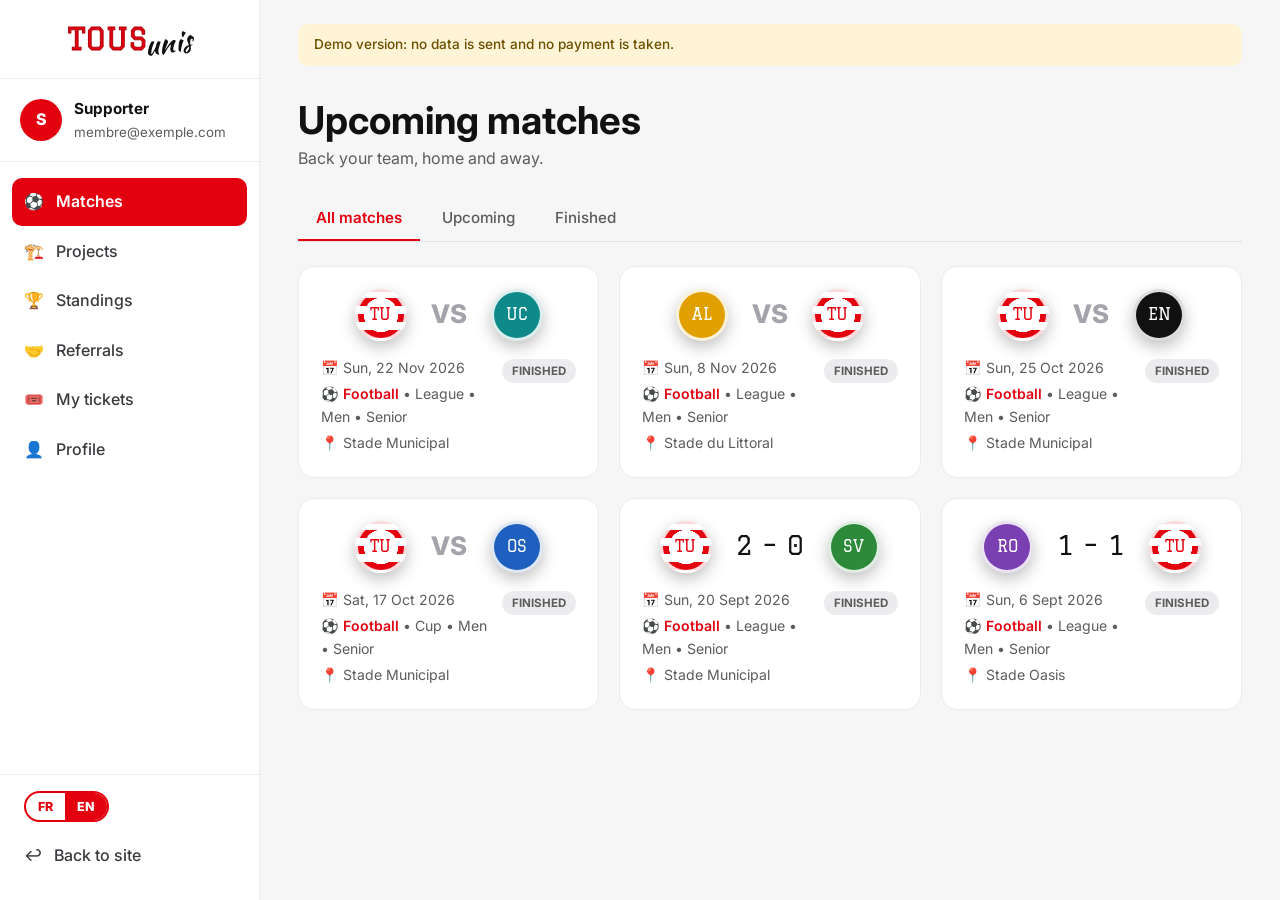
<file: espace.html>
<!doctype html>
<html lang="fr">
<head>
  <meta charset="utf-8">
  <meta name="viewport" content="width=device-width, initial-scale=1">
  <title>Espace membre — TOUS UNIS</title>
  <link rel="icon" href="assets/favicon.svg" type="image/svg+xml">
  <link rel="preconnect" href="https://fonts.googleapis.com">
  <link rel="preconnect" href="https://fonts.gstatic.com" crossorigin>
  <link href="https://fonts.googleapis.com/css2?family=Graduate&family=Kaushan+Script&family=Inter:wght@400;500;600;800&display=swap" rel="stylesheet">
  <link rel="stylesheet" href="css/style.css">
  <link rel="stylesheet" href="css/espace.css">
</head>
<body class="app">

  <!-- ===== SIDEBAR ===== -->
  <aside class="side" id="side">
    <a href="index.html" class="logo side__logo" aria-label="TOUS UNIS">
      <span class="logo__block">TOUS</span><span class="logo__script">unis</span>
    </a>

    <div class="side__user">
      <span class="avatar" id="userAvatar">S</span>
      <div class="side__user-info">
        <strong id="userName">Supporter</strong>
        <small id="userEmail">membre@exemple.com</small>
      </div>
    </div>

    <nav class="side__nav" aria-label="Espace membre">
      <a href="#matchs" data-view="matchs"><span aria-hidden="true">⚽</span><span data-t="nav.matches">Matchs</span></a>
      <a href="#projets" data-view="projets"><span aria-hidden="true">🏗️</span><span data-t="nav.projects">Projets</span></a>
      <a href="#classement" data-view="classement"><span aria-hidden="true">🏆</span><span data-t="nav.standings">Classement</span></a>
      <a href="#parrainages" data-view="parrainages"><span aria-hidden="true">🤝</span><span data-t="nav.referrals">Parrainages</span></a>
      <a href="#tickets" data-view="tickets"><span aria-hidden="true">🎟️</span><span data-t="nav.tickets">Mes tickets</span><b class="pill" id="ticketCount" hidden>0</b></a>
      <a href="#profil" data-view="profil"><span aria-hidden="true">👤</span><span data-t="nav.profile">Profil</span></a>
    </nav>

    <div class="side__bottom">
      <div class="lang" role="group" aria-label="Langue / Language">
        <button type="button" class="lang__btn" data-lang="fr">FR</button>
        <button type="button" class="lang__btn" data-lang="en">EN</button>
      </div>
      <a href="index.html" class="side__link"><span aria-hidden="true">↩</span><span data-t="nav.back">Retour au site</span></a>
    </div>
  </aside>

  <div class="side__backdrop" id="backdrop"></div>

  <!-- ===== MAIN ===== -->
  <div class="app__main">
    <header class="topbar">
      <button class="burger" id="burger" aria-label="Menu" aria-expanded="false" aria-controls="side">
        <span></span><span></span><span></span>
      </button>
      <a href="index.html" class="logo" aria-label="TOUS UNIS">
        <span class="logo__block">TOUS</span><span class="logo__script">unis</span>
      </a>
    </header>

    <p class="demo-banner" data-t="demo">Version de démonstration : aucune donnée n'est envoyée et aucun paiement n'est effectué.</p>

    <!-- MATCHS -->
    <section class="view" id="view-matchs">
      <div class="next" id="nextMatch"></div>

      <h1 class="view__title" data-t="matches.title">Matchs à venir</h1>
      <p class="view__lead" data-t="matches.lead">Soutiens ton équipe, à domicile comme à l'extérieur.</p>

      <div class="tabs" role="tablist">
        <button role="tab" class="tab is-active" data-filter="all" data-t="tabs.all">Tous les matchs</button>
        <button role="tab" class="tab" data-filter="upcoming" data-t="tabs.upcoming">À venir</button>
        <button role="tab" class="tab" data-filter="finished" data-t="tabs.finished">Terminés</button>
      </div>
      <div class="cards" id="matchList"></div>
    </section>

    <!-- PROJETS -->
    <section class="view" id="view-projets" hidden>
      <h1 class="view__title" data-t="projects.title">Projets</h1>
      <p class="view__lead" data-t="projects.lead">Les projets financés par les membres, en toute transparence.</p>
      <div class="cards" id="projectList"></div>
    </section>

    <!-- CLASSEMENT -->
    <section class="view" id="view-classement" hidden>
      <h1 class="view__title" data-t="standings.title">Classement</h1>
      <p class="view__lead" data-t="standings.lead">Classement du championnat (données d'exemple).</p>
      <div class="panel table-wrap">
        <table class="table" id="standings">
          <thead>
            <tr>
              <th>#</th><th data-t="standings.team">Équipe</th>
              <th data-t="standings.p">J</th><th data-t="standings.w">G</th><th data-t="standings.d">N</th><th data-t="standings.l">P</th>
              <th data-t="standings.diff">Diff.</th><th>Pts</th>
            </tr>
          </thead>
          <tbody></tbody>
        </table>
      </div>
    </section>

    <!-- PARRAINAGES -->
    <section class="view" id="view-parrainages" hidden>
      <h1 class="view__title" data-t="ref.title">Parrainages</h1>
      <p class="view__lead" data-t="ref.lead">Invite tes amis à rejoindre le mouvement et débloque des récompenses.</p>
      <div class="ref">
        <div class="panel ref__code">
          <span data-t="ref.yourCode">Ton code de parrainage</span>
          <strong id="refCode">TU-0000</strong>
          <button class="btn btn--small" id="copyRef" data-t="ref.copy">Copier le lien</button>
          <small id="copyMsg" role="status"></small>
        </div>
        <div class="panel">
          <h3 data-t="ref.rewards">Récompenses</h3>
          <ol class="rewards">
            <li><b>3</b> <span data-t="ref.r1">filleuls : sticker pack collector</span></li>
            <li><b>10</b> <span data-t="ref.r2">filleuls : écharpe du mouvement</span></li>
            <li><b>25</b> <span data-t="ref.r3">filleuls : passage en formule Légende</span></li>
          </ol>
          <p class="muted"><span data-t="ref.count">Filleuls inscrits</span> : <b>0</b></p>
        </div>
      </div>
    </section>

    <!-- TICKETS -->
    <section class="view" id="view-tickets" hidden>
      <h1 class="view__title" data-t="tickets.title">Mes tickets</h1>
      <p class="view__lead" data-t="tickets.lead">Tes réservations apparaissent ici.</p>
      <div class="cards" id="ticketList"></div>
    </section>

    <!-- PROFIL -->
    <section class="view" id="view-profil" hidden>
      <h1 class="view__title" data-t="profile.title">Profil</h1>
      <form class="panel profile" id="profileForm">
        <label><span data-t="profile.name">Nom complet</span><input name="name" required autocomplete="name"></label>
        <label><span data-t="profile.email">E-mail</span><input name="email" type="email" required autocomplete="email"></label>
        <label><span data-t="profile.phone">Téléphone</span><input name="phone" type="tel" autocomplete="tel"></label>
        <label><span data-t="profile.tier">Formule</span>
          <select name="tier">
            <option value="Supporter">Supporter</option>
            <option value="Ultra">Ultra</option>
            <option value="Légende">Légende</option>
          </select>
        </label>
        <button class="btn btn--small" type="submit" data-t="profile.save">Enregistrer</button>
        <small id="profileMsg" role="status"></small>
      </form>
    </section>
  </div>

  <!-- ===== MODAL RÉSERVATION ===== -->
  <dialog class="modal" id="bookModal">
    <form method="dialog" class="modal__box" id="bookForm">
      <h2 data-t="book.title">Réserver des places</h2>
      <div class="modal__match" id="bookMatch"></div>
      <label class="qty">
        <span data-t="book.qty">Nombre de places</span>
        <div class="qty__ctrl">
          <button type="button" data-step="-1" aria-label="−">−</button>
          <input type="number" id="bookQty" value="1" min="1" max="6" readonly>
          <button type="button" data-step="1" aria-label="+">+</button>
        </div>
      </label>
      <p class="modal__total"><span data-t="book.total">Total</span> : <b id="bookTotal">0 TND</b></p>
      <p class="muted small" data-t="book.demo">Démo : la réservation est enregistrée uniquement dans ce navigateur, sans paiement.</p>
      <div class="modal__actions">
        <button type="button" class="btn btn--outline" value="cancel" id="bookCancel" data-t="book.cancel">Annuler</button>
        <button type="submit" class="btn btn--small" value="ok" data-t="book.confirm">Confirmer</button>
      </div>
    </form>
  </dialog>

  <script src="js/espace.js"></script>
</body>
</html>
</file>
<file: css/style.css>
/* ==========================================================
   TOUS UNIS — Direction artistique « Tribune »
   ========================================================== */
:root {
  --red: #e3000f;
  --red-dark: #b0000b;
  --white: #ffffff;
  --cream: #fff6f3;
  --black: #111111;
  --grey: #5c5c5c;

  --font-block: "Graduate", "Impact", sans-serif;
  --font-script: "Kaushan Script", cursive;
  --font-body: "Inter", system-ui, -apple-system, sans-serif;

  --radius: 14px;
  --shadow: 0 18px 40px rgba(17, 17, 17, .12);
  --header-h: 76px;
}

*, *::before, *::after { box-sizing: border-box; }
html { scroll-behavior: smooth; scroll-padding-top: var(--header-h); }
body {
  margin: 0;
  font-family: var(--font-body);
  color: var(--black);
  background: var(--white);
  line-height: 1.6;
  -webkit-font-smoothing: antialiased;
}
img { max-width: 100%; display: block; }
a { color: inherit; text-decoration: none; }

.container { width: min(1180px, 100% - 32px); margin-inline: auto; }

/* ---------- Buttons ---------- */
.btn {
  display: inline-flex; align-items: center; justify-content: center;
  padding: 14px 28px;
  border-radius: 999px;
  border: 2px solid transparent;
  font-weight: 800; letter-spacing: .04em; text-transform: uppercase; font-size: .9rem;
  cursor: pointer;
  transition: transform .2s, background .2s, color .2s, box-shadow .2s;
}
.btn:hover { transform: translateY(-2px); }
.btn--light   { background: var(--white); color: var(--red); box-shadow: 0 8px 24px rgba(0,0,0,.18); }
.btn--ghost   { border-color: var(--white); color: var(--white); }
.btn--ghost:hover { background: var(--white); color: var(--red); }
.btn--outline { border-color: var(--red); color: var(--red); }
.btn--outline:hover { background: var(--red); color: var(--white); }
.btn--small   { padding: 10px 20px; background: var(--red); color: var(--white); }
.btn--block   { width: 100%; }

/* ---------- Logo (original wordmark) ---------- */
.logo { display: inline-flex; align-items: center; line-height: 1; position: relative; }
.logo__block {
  font-family: var(--font-block);
  font-size: 1.9rem;
  color: var(--red);
  -webkit-text-stroke: 1px var(--red-dark);
  letter-spacing: .02em;
}
.logo__script {
  font-family: var(--font-script);
  font-size: 1.8rem;
  color: var(--black);
  margin-left: -4px;
  transform: rotate(-8deg) translateY(4px);
}
.logo--footer .logo__block { color: var(--white); -webkit-text-stroke: 0; }
.logo--footer .logo__script { color: var(--red); }

/* ---------- Header ---------- */
.header {
  position: fixed; inset: 0 0 auto 0; z-index: 50;
  height: var(--header-h);
  background: rgba(255,255,255,.96);
  backdrop-filter: blur(8px);
  box-shadow: 0 1px 0 rgba(0,0,0,.06);
}
.header__inner { height: 100%; display: flex; align-items: center; justify-content: space-between; gap: 24px; }
.nav { display: flex; align-items: center; gap: 28px; font-weight: 600; }
.nav a:not(.btn) { position: relative; }
.nav a:not(.btn)::after {
  content: ""; position: absolute; left: 0; bottom: -4px; height: 3px; width: 0;
  background: var(--red); transition: width .25s;
}
.nav a:not(.btn):hover::after { width: 100%; }
.header__actions { display: flex; align-items: center; gap: 12px; }

.lang { display: flex; border: 2px solid var(--red); border-radius: 999px; overflow: hidden; }
.lang__btn {
  border: 0; background: transparent; color: var(--red);
  font: 800 .78rem var(--font-body); padding: 6px 12px; cursor: pointer;
}
.lang__btn.is-active { background: var(--red); color: var(--white); }

.burger { display: none; background: none; border: 0; cursor: pointer; padding: 8px; }
.burger span { display: block; width: 26px; height: 3px; margin: 5px 0; background: var(--black); border-radius: 2px; transition: .3s; }
.burger[aria-expanded="true"] span:nth-child(1) { transform: translateY(8px) rotate(45deg); }
.burger[aria-expanded="true"] span:nth-child(2) { opacity: 0; }
.burger[aria-expanded="true"] span:nth-child(3) { transform: translateY(-8px) rotate(-45deg); }

/* ---------- Hero ---------- */
.hero {
  position: relative; overflow: hidden;
  min-height: 100vh; min-height: 100svh;
  display: grid; place-items: center;
  padding: calc(var(--header-h) + 40px) 0 80px;
  /* Photo : déposez assets/images/hero.jpg — sinon le dégradé rouge seul s'affiche */
  background:
    radial-gradient(ellipse at 30% 20%, rgba(255,42,54,.72) 0%, rgba(227,0,15,.78) 45%, rgba(176,0,11,.9) 100%),
    url("../assets/images/hero.jpg") center / cover no-repeat,
    var(--red-dark);
  color: var(--white);
  text-align: center;
}
.hero__stripes {
  position: absolute; inset: 0; opacity: .09;
  background: repeating-linear-gradient(0deg, var(--white) 0 60px, transparent 60px 120px);
}
.hero__content { position: relative; }
.hero__kicker {
  display: inline-block; margin: 0 0 20px;
  padding: 6px 18px; border: 2px solid var(--white); border-radius: 999px;
  font-weight: 800; text-transform: uppercase; letter-spacing: .15em; font-size: .8rem;
}
.hero__title { margin: 0; line-height: .95; }
.hero__title .outline {
  display: block;
  font-family: var(--font-block);
  font-size: clamp(2.6rem, 9vw, 7rem);
  color: var(--white);
  text-shadow: 4px 4px 0 var(--red-dark), 8px 8px 0 rgba(0,0,0,.18);
  text-transform: uppercase;
}
.hero__title .script {
  display: block;
  font-family: var(--font-script); font-weight: 400;
  font-size: clamp(2.2rem, 7vw, 5.4rem);
  transform: rotate(-4deg); margin-top: 6px;
}
.hero__lead { max-width: 620px; margin: 28px auto 36px; font-size: 1.15rem; opacity: .95; }
.hero__cta { display: flex; gap: 16px; justify-content: center; flex-wrap: wrap; }
.hero__counter { margin-top: 44px; display: flex; flex-direction: column; align-items: center; gap: 4px; font-weight: 600; }
.hero__counter .counter { font-family: var(--font-block); font-size: clamp(2rem, 5vw, 3.2rem); }
.hero__scroll {
  position: absolute; bottom: 24px; left: 50%; translate: -50% 0;
  font-size: 1.6rem; animation: bounce 2s infinite;
}
@keyframes bounce { 0%,100% { transform: translateY(0); } 50% { transform: translateY(10px); } }

/* ---------- Ticker ---------- */
.ticker { background: var(--black); color: var(--white); overflow: hidden; padding: 14px 0; }
.ticker__track { display: flex; width: max-content; animation: ticker 28s linear infinite; }
.ticker__track span { font-family: var(--font-block); font-size: 1.3rem; white-space: nowrap; padding-right: 24px; }
@keyframes ticker { to { transform: translateX(-50%); } }

/* ---------- Stats ---------- */
.stats { padding: 64px 0; background: var(--cream); }
.stats__grid { display: grid; grid-template-columns: repeat(4, 1fr); gap: 24px; text-align: center; }
.stat__num { display: block; font-family: var(--font-block); font-size: clamp(1.8rem, 4vw, 2.8rem); color: var(--red); }
.stat__label { font-weight: 600; color: var(--grey); text-transform: uppercase; font-size: .8rem; letter-spacing: .1em; }

/* ---------- Sections ---------- */
.section { padding: 110px 0; }
.section__title {
  font-family: var(--font-block); text-transform: uppercase;
  font-size: clamp(2rem, 5vw, 3.4rem); line-height: 1.05;
  color: var(--red); margin: 0 0 18px;
}
.section__title--center { text-align: center; }
.section__title--light { color: var(--white); }
.section__lead { font-size: 1.15rem; color: var(--grey); max-width: 560px; margin: 0; }
.section__lead--center { text-align: center; margin: 0 auto 56px; }

/* Mission */
.mission__grid { display: grid; grid-template-columns: 1fr 1.4fr; gap: 64px; align-items: center; }
.pillars { list-style: none; padding: 0; margin: 0; display: grid; gap: 20px; }
.pillar {
  display: grid; grid-template-columns: 64px 1fr; column-gap: 20px;
  padding: 24px; border-radius: var(--radius); background: var(--white);
  border-left: 6px solid var(--red); box-shadow: var(--shadow);
}
.pillar__icon {
  grid-row: span 2; display: grid; place-items: center;
  width: 64px; height: 64px; border-radius: 50%; background: var(--cream); font-size: 1.8rem;
}
.pillar h3 { margin: 0; font-family: var(--font-block); color: var(--black); font-weight: 400; font-size: 1.3rem; }
.pillar p { margin: 4px 0 0; color: var(--grey); }

/* Tiers */
.tiers { background: var(--cream); }
.tiers__grid { display: grid; grid-template-columns: repeat(3, 1fr); gap: 28px; align-items: stretch; }
.tier {
  position: relative; display: flex; flex-direction: column;
  padding: 40px 32px; border-radius: var(--radius);
  background: var(--white); box-shadow: var(--shadow);
  border-top: 8px solid var(--red);
  transition: transform .3s;
}
.tier:hover { transform: translateY(-8px) rotate(-.5deg); }
.tier--featured {
  background: var(--red); color: var(--white); border-top-color: var(--black);
  transform: scale(1.04);
}
.tier--featured:hover { transform: scale(1.04) translateY(-8px) rotate(.5deg); }
.tier__badge {
  position: absolute; top: -16px; left: 50%; translate: -50% 0;
  background: var(--black); color: var(--white);
  padding: 6px 16px; border-radius: 999px; font-size: .75rem; font-weight: 800; text-transform: uppercase; white-space: nowrap;
}
.tier__name { font-family: var(--font-script); font-weight: 400; font-size: 2.2rem; margin: 0; }
.tier__price { font-family: var(--font-block); font-size: 3rem; margin: 8px 0 20px; line-height: 1; }
.tier__price small { font-family: var(--font-body); font-size: .9rem; font-weight: 600; opacity: .7; }
.tier__list { list-style: none; padding: 0; margin: 0 0 32px; flex: 1; }
.tier__list li { padding: 10px 0 10px 30px; position: relative; border-bottom: 1px dashed rgba(0,0,0,.12); }
.tier--featured .tier__list li { border-color: rgba(255,255,255,.3); }
.tier__list li::before { content: "★"; position: absolute; left: 0; color: var(--red); }
.tier--featured .tier__list li::before { color: var(--white); }

/* Projects */
.goal { padding: 28px; border-radius: var(--radius); background: var(--black); color: var(--white); margin: 24px 0 48px; }
.goal__head { display: flex; justify-content: space-between; gap: 16px; flex-wrap: wrap; margin-bottom: 16px; }
.goal__head b { color: #ff4d57; font-family: var(--font-block); font-weight: 400; }
.goal__bar { height: 18px; border-radius: 999px; background: rgba(255,255,255,.15); overflow: hidden; }
.goal__fill {
  height: 100%; width: 0; border-radius: inherit;
  background: repeating-linear-gradient(-45deg, var(--red) 0 14px, #ff3b46 14px 28px);
  transition: width 1.6s cubic-bezier(.2,.8,.2,1);
}
.goal.is-visible .goal__fill { width: var(--p); }

.projects__grid { display: grid; grid-template-columns: repeat(3, 1fr); gap: 28px; }
.project { border-radius: var(--radius); overflow: hidden; background: var(--white); box-shadow: var(--shadow); }
.project__img { height: 190px; position: relative; }
.project__img::after { content: ""; position: absolute; inset: 0; background: repeating-linear-gradient(0deg, rgba(255,255,255,.08) 0 20px, transparent 20px 40px); }
.project__img { background-size: cover; background-position: center; }
.project__img--1 { background-image: linear-gradient(135deg, rgba(227,0,15,.25), rgba(17,17,17,.35)), url("../assets/images/projet-1.jpg"), linear-gradient(135deg, #1b7a2c, #0f4d1b); }
.project__img--2 { background-image: linear-gradient(135deg, rgba(227,0,15,.25), rgba(17,17,17,.35)), url("../assets/images/projet-2.jpg"), linear-gradient(135deg, var(--red), var(--black)); }
.project__img--3 { background-image: linear-gradient(135deg, rgba(227,0,15,.25), rgba(17,17,17,.35)), url("../assets/images/projet-3.jpg"), linear-gradient(135deg, #2c2c2c, var(--red-dark)); }
.project__body { padding: 24px; }
.project__body h3 { margin: 12px 0 6px; font-size: 1.25rem; }
.project__body p { margin: 0; color: var(--grey); }
.tag { display: inline-block; padding: 4px 12px; border-radius: 999px; font-size: .72rem; font-weight: 800; text-transform: uppercase; background: var(--cream); color: var(--red); }
.tag--done { background: #e7f6ea; color: #1b7a2c; }

/* Voices */
.voices {
  position: relative; color: var(--white); overflow: hidden;
  /* Photo : assets/images/supporters.jpg */
  background:
    linear-gradient(rgba(227,0,15,.88), rgba(176,0,11,.92)),
    url("../assets/images/supporters.jpg") center / cover no-repeat,
    var(--red);
}
.voices__stripes { position: absolute; inset: 0; opacity: .08; background: repeating-linear-gradient(0deg, var(--white) 0 40px, transparent 40px 80px); }
.voices .container { position: relative; }
.voices__grid { display: grid; grid-template-columns: repeat(3, 1fr); gap: 28px; margin-top: 40px; }
.voice { margin: 0; padding: 32px; border-radius: var(--radius); background: rgba(0,0,0,.18); border: 2px solid rgba(255,255,255,.25); }
.voice blockquote { margin: 0 0 18px; font-size: 1.1rem; font-style: italic; }
.voice figcaption { font-family: var(--font-script); font-size: 1.3rem; }

/* FAQ */
.faq__inner { max-width: 820px; }
.faq__item { border-bottom: 2px solid var(--cream); padding: 6px 0; }
.faq__item summary {
  cursor: pointer; list-style: none; padding: 18px 40px 18px 0; position: relative;
  font-weight: 800; font-size: 1.1rem;
}
.faq__item summary::-webkit-details-marker { display: none; }
.faq__item summary::after {
  content: "+"; position: absolute; right: 0; top: 50%; translate: 0 -50%;
  width: 30px; height: 30px; display: grid; place-items: center;
  border-radius: 50%; background: var(--red); color: var(--white); transition: transform .25s;
}
.faq__item[open] summary::after { transform: rotate(45deg); }
.faq__item p { margin: 0 0 18px; color: var(--grey); }

/* Join */
.join { background: var(--black); color: var(--white); }
.join__grid { display: grid; grid-template-columns: 1fr 1fr; gap: 64px; align-items: start; }
.join__lead { font-size: 1.15rem; opacity: .85; }
.form { display: grid; gap: 16px; padding: 36px; border-radius: var(--radius); background: var(--red); box-shadow: var(--shadow); }
.form__row { display: grid; grid-template-columns: 1fr 1fr; gap: 16px; }
.form label { display: grid; gap: 6px; font-weight: 600; font-size: .9rem; }
.form input, .form select {
  width: 100%; padding: 13px 16px; border-radius: 10px;
  border: 2px solid transparent; font: 500 1rem var(--font-body);
  background: var(--white); color: var(--black);
}
.form input:focus, .form select:focus { outline: none; border-color: var(--black); }
.form input.is-invalid { border-color: var(--black); background: #ffe3e5; }
.form__check { grid-template-columns: auto 1fr !important; align-items: start; font-weight: 500 !important; }
.form__check input { width: 20px; height: 20px; margin-top: 2px; accent-color: var(--black); }
.form__msg { margin: 0; min-height: 1.4em; font-weight: 600; text-align: center; }

/* Footer */
.footer { background: #0a0a0a; color: rgba(255,255,255,.8); padding: 48px 0 24px; }
.footer__inner { display: flex; align-items: center; justify-content: space-between; gap: 24px; flex-wrap: wrap; }
.footer__links { display: flex; gap: 24px; flex-wrap: wrap; }
.footer__links a:hover { color: var(--white); }
.footer__social { display: flex; gap: 10px; }
.footer__social a {
  width: 40px; height: 40px; display: grid; place-items: center;
  border-radius: 50%; background: var(--red); color: var(--white); font-weight: 800; font-size: .75rem;
  transition: transform .2s;
}
.footer__social a:hover { transform: scale(1.1); }
.footer__copy { text-align: center; font-size: .85rem; opacity: .6; margin: 32px 0 0; }

/* Reveal on scroll */
.reveal { opacity: 0; transform: translateY(30px); transition: opacity .7s, transform .7s; }
.reveal.is-visible { opacity: 1; transform: none; }
.tier--featured.reveal.is-visible { transform: scale(1.04); }

/* ---------- Responsive ---------- */
@media (max-width: 960px) {
  .burger { display: block; }
  .nav {
    position: fixed; inset: var(--header-h) 0 auto 0;
    flex-direction: column; gap: 0; padding: 12px 16px 24px;
    background: var(--white); box-shadow: 0 20px 30px rgba(0,0,0,.1);
    transform: translateY(-120%); transition: transform .35s; z-index: -1;
  }
  .nav.is-open { transform: none; }
  .nav a { width: 100%; padding: 14px 0; border-bottom: 1px solid var(--cream); }
  .nav .btn { margin-top: 12px; border-bottom: 0; }

  .mission__grid, .join__grid { grid-template-columns: 1fr; gap: 40px; }
  .tiers__grid, .projects__grid, .voices__grid { grid-template-columns: 1fr; max-width: 480px; margin-inline: auto; }
  .tier--featured, .tier--featured.reveal.is-visible { transform: none; }
  .stats__grid { grid-template-columns: repeat(2, 1fr); }
}
@media (max-width: 520px) {
  .section { padding: 80px 0; }
  .form { padding: 24px; }
  .form__row { grid-template-columns: 1fr; }
  .footer__inner { flex-direction: column; text-align: center; }
  .logo__block { font-size: 1.6rem; }
}

@media (prefers-reduced-motion: reduce) {
  *, *::before, *::after { animation: none !important; transition: none !important; }
  .reveal { opacity: 1; transform: none; }
}

/* ---------- Palmarès ---------- */
.trophies__grid { display: grid; grid-template-columns: 1.35fr 1fr; gap: 48px; align-items: stretch; }
.trophies__media {
  position: relative; min-height: 460px; border-radius: 22px; overflow: hidden;
  display: flex; align-items: flex-end;
  /* Photo : déposez assets/images/palmares.jpg pour remplacer l'illustration */
  background:
    url("../assets/images/palmares.jpg") center / cover no-repeat,
    radial-gradient(ellipse at 50% 0%, #4a4a57 0%, #26262e 55%, #15151a 100%);
}
.trophies__shelf { width: 100%; height: auto; display: block; filter: drop-shadow(0 10px 20px rgba(0,0,0,.4)); }
.trophies__media.has-photo .trophies__shelf { display: none; }
.trophies__panel { display: flex; flex-direction: column; }
.trophies__top { display: flex; align-items: center; justify-content: space-between; gap: 16px; flex-wrap: wrap; margin-bottom: 28px; }

.seg { display: inline-flex; padding: 4px; border-radius: 999px; background: var(--cream); }
.seg__btn {
  border: 0; background: transparent; cursor: pointer;
  padding: 10px 20px; border-radius: 999px;
  font: 700 .92rem var(--font-body); color: var(--grey);
}
.seg__btn.is-active { background: var(--red); color: var(--white); box-shadow: 0 4px 12px rgba(227,0,15,.3); }
.link-btn { background: none; border: 0; cursor: pointer; font: 700 .92rem var(--font-body); color: var(--red); padding: 6px 0; }
.link-btn:hover { text-decoration: underline; }

.trophies__stats { list-style: none; margin: 0 0 32px; padding: 0; display: grid; grid-template-columns: 1fr 1fr; gap: 26px 32px; }
.tstat { display: grid; gap: 6px; }
.tstat__head { display: flex; align-items: center; gap: 10px; }
.tstat__head svg { width: 30px; height: 30px; fill: var(--red); flex: none; }
.tstat__num { font-family: var(--font-block); font-size: 2.2rem; line-height: 1; color: var(--black); }
.tstat__label { font-size: .88rem; color: var(--grey); font-weight: 500; }
.tstat__bar { display: block; height: 5px; border-radius: 999px; background: #f1e3e4; overflow: hidden; }
.tstat__bar i { display: block; height: 100%; border-radius: inherit; background: linear-gradient(90deg, var(--red), #ff5a63); transition: width .45s cubic-bezier(.2,.8,.2,1); }

.year { position: relative; margin-top: auto; display: flex; align-items: center; gap: 12px; }
.year__track { flex: 1; height: 12px; border-radius: 999px; background: #f1e3e4; overflow: hidden; }
.year__fill { height: 100%; background: var(--red); border-radius: inherit; transition: width .3s; }
.year__ctrl { display: flex; align-items: center; gap: 4px; padding: 4px 8px; border: 2px solid var(--red); border-radius: 12px; }
.year__ctrl button { border: 0; background: none; font-size: 1.3rem; line-height: 1; color: var(--red); cursor: pointer; padding: 2px 6px; }
.year__ctrl button:disabled { opacity: .3; cursor: default; }
.year__ctrl output { font-weight: 800; min-width: 3.2em; text-align: center; }
/* Le curseur natif couvre la barre pour permettre le glisser */
.year__range { position: absolute; left: 0; right: 110px; top: 50%; translate: 0 -50%; width: calc(100% - 122px); margin: 0; opacity: 0; cursor: pointer; height: 28px; }

.trophies__all { margin-top: 32px; display: grid; grid-template-columns: repeat(auto-fill, minmax(260px, 1fr)); gap: 20px; }
.trophies__all[hidden] { display: none; }
.tall { padding: 20px; border-radius: var(--radius); background: var(--cream); }
.tall h3 { margin: 0 0 12px; font-size: 1rem; }
.tall h3 small { color: var(--grey); font-weight: 500; }
.tall__years { display: flex; flex-wrap: wrap; gap: 6px; }
.tall__years span { padding: 3px 10px; border-radius: 999px; background: var(--white); border: 1px solid #f0cfd1; font-size: .82rem; font-weight: 600; }
.tall__years span.is-future { opacity: .35; }

@media (max-width: 960px) {
  .trophies__grid { grid-template-columns: 1fr; gap: 32px; }
  .trophies__media { min-height: 280px; }
}
@media (max-width: 420px) {
  .trophies__stats { gap: 20px 18px; }
  .tstat__num { font-size: 1.8rem; }
}
</file>
<file: css/espace.css>
/* ==========================================================
   TOUS UNIS — Espace membre (s'appuie sur les variables de style.css)
   ========================================================== */
.app { background: #f6f6f7; display: grid; grid-template-columns: 260px 1fr; min-height: 100vh; }

/* ---------- Sidebar ---------- */
.side {
  position: sticky; top: 0; height: 100vh;
  display: flex; flex-direction: column;
  background: var(--white); border-right: 1px solid #ececef;
}
.side__logo { justify-content: center; padding: 24px 16px; border-bottom: 1px solid #ececef; }
.side__user { display: flex; align-items: center; gap: 12px; padding: 18px 20px; border-bottom: 1px solid #ececef; }
.side__user-info { display: grid; min-width: 0; }
.side__user-info strong { font-size: .95rem; }
.side__user-info small { color: var(--grey); white-space: nowrap; overflow: hidden; text-overflow: ellipsis; }
.avatar {
  flex: none; width: 42px; height: 42px; border-radius: 50%;
  display: grid; place-items: center;
  background: var(--red); color: var(--white); font-weight: 800;
}
.side__nav { display: grid; gap: 2px; padding: 16px 12px; }
.side__nav a, .side__link {
  display: flex; align-items: center; gap: 12px;
  padding: 11px 12px; border-radius: 10px;
  color: #3a3a3f; font-weight: 500;
  transition: background .2s, color .2s;
}
.side__nav a:hover, .side__link:hover { background: var(--cream); color: var(--red); }
.side__nav a.is-active { background: var(--red); color: var(--white); font-weight: 600; }
.side__nav .pill {
  margin-left: auto; min-width: 22px; padding: 1px 7px; border-radius: 999px;
  background: var(--black); color: var(--white); font-size: .72rem; text-align: center;
}
.side__bottom { margin-top: auto; padding: 16px 12px 20px; border-top: 1px solid #ececef; display: grid; gap: 10px; }
.side__bottom .lang { justify-self: start; margin-left: 12px; }
.side__backdrop { display: none; }

/* ---------- Main ---------- */
.app__main { padding: 24px clamp(16px, 3vw, 40px) 60px; min-width: 0; }
.topbar { display: none; }
.demo-banner {
  margin: 0 0 20px; padding: 10px 16px; border-radius: 10px;
  background: #fff4d6; color: #6b4e00; font-size: .85rem; font-weight: 500;
}
.view__title { font-size: clamp(1.8rem, 3.5vw, 2.4rem); margin: 32px 0 4px; line-height: 1.15; }
.view > .view__title:first-child { margin-top: 0; }
.view__lead { margin: 0 0 24px; color: var(--grey); }
.muted { color: var(--grey); }
.small { font-size: .85rem; }
.panel { background: var(--white); border: 1px solid #ececef; border-radius: 16px; padding: 24px; }

/* ---------- Next match hero ---------- */
.next {
  position: relative; overflow: hidden; border-radius: 20px;
  padding: 28px 24px 32px; text-align: center; color: var(--white);
  background:
    repeating-linear-gradient(0deg, rgba(255,255,255,.04) 0 36px, transparent 36px 72px),
    radial-gradient(ellipse at 50% 0%, #7a0008 0%, #3a0004 55%, #1a0002 100%);
}
.next__date {
  display: inline-block; padding: 7px 16px; border-radius: 999px;
  background: rgba(0,0,0,.45); font-weight: 600; font-size: .9rem;
}
.next__teams { display: grid; grid-template-columns: 1fr auto 1fr; align-items: center; gap: 16px; margin: 20px auto 24px; max-width: 560px; }
.next__vs { font-family: var(--font-block); font-size: 2.4rem; }
.team { display: grid; justify-items: center; gap: 10px; font-weight: 600; }
.next .btn { min-width: min(100%, 420px); background: var(--red); color: var(--white); border-radius: 12px; text-transform: none; font-size: 1rem; }
.next .btn:hover { background: #ff1a28; }

/* Pastille d'équipe générée (remplace un écusson) */
.badge {
  --c: var(--red);
  width: 64px; height: 64px; border-radius: 50%;
  display: grid; place-items: center;
  background: var(--c); color: var(--white);
  font-family: var(--font-block); font-size: 1.2rem;
  border: 3px solid rgba(255,255,255,.85);
  box-shadow: 0 6px 16px rgba(0,0,0,.25);
}
.badge--home {
  background:
    radial-gradient(circle, var(--white) 0 52%, transparent 53%),
    repeating-linear-gradient(0deg, var(--red) 0 8px, var(--white) 8px 16px);
  color: var(--red);
}
.badge--sm { width: 52px; height: 52px; font-size: 1rem; }
.badge--xs { width: 30px; height: 30px; font-size: .7rem; border-width: 2px; box-shadow: none; }

/* ---------- Tabs ---------- */
.tabs { display: flex; gap: 4px; border-bottom: 1px solid #e2e2e6; margin-bottom: 24px; overflow-x: auto; }
.tab {
  background: none; border: 0; padding: 12px 18px; cursor: pointer; white-space: nowrap;
  font: 500 .95rem var(--font-body); color: var(--grey);
  border-bottom: 3px solid transparent; margin-bottom: -1px;
}
.tab.is-active { color: var(--red); border-bottom-color: var(--red); font-weight: 600; }

/* ---------- Cards ---------- */
.cards { display: grid; grid-template-columns: repeat(auto-fill, minmax(280px, 1fr)); gap: 20px; }
.mcard { background: var(--white); border: 1px solid #ececef; border-radius: 16px; padding: 22px; display: grid; gap: 16px; transition: box-shadow .2s, transform .2s; }
.mcard:hover { box-shadow: var(--shadow); transform: translateY(-2px); }
.mcard__teams { display: flex; align-items: center; justify-content: center; gap: 24px; }
.mcard__vs { font-weight: 800; font-size: 1.6rem; color: #a3a3ab; }
.mcard__score { font-family: var(--font-block); font-size: 1.6rem; }
.mcard__row { display: flex; justify-content: space-between; gap: 12px; align-items: flex-start; }
.mcard__meta { display: grid; gap: 4px; font-size: .88rem; color: var(--grey); }
.mcard__meta .sport { color: var(--red); font-weight: 600; }
.mcard__price { text-align: right; }
.mcard__price b { display: block; font-size: 1.3rem; white-space: nowrap; }
.app .btn--outline { background: transparent; }
.mcard__price small { color: #9a9aa2; }
.mcard .btn { width: 100%; border-radius: 10px; }
.status { display: inline-block; padding: 3px 10px; border-radius: 999px; font-size: .72rem; font-weight: 700; text-transform: uppercase; background: #ececef; color: var(--grey); }
.empty { grid-column: 1 / -1; text-align: center; padding: 48px 16px; color: var(--grey); background: var(--white); border: 1px dashed #d6d6dc; border-radius: 16px; }

/* Projects */
.pbar { height: 10px; border-radius: 999px; background: #f0f0f2; overflow: hidden; }
.pbar i { display: block; height: 100%; border-radius: inherit; background: var(--red); }

/* Tickets */
.ticket { position: relative; border-left: 6px solid var(--red); }
.ticket__code { font-family: ui-monospace, monospace; font-size: 1.1rem; letter-spacing: .08em; padding: 10px; background: var(--cream); border-radius: 8px; text-align: center; }

/* ---------- Table ---------- */
.table-wrap { padding: 0; overflow-x: auto; }
.table { width: 100%; border-collapse: collapse; font-size: .92rem; }
.table th, .table td { padding: 14px 16px; text-align: center; border-bottom: 1px solid #f0f0f2; }
.table th:nth-child(2), .table td:nth-child(2) { text-align: left; }
.table th { font-size: .75rem; text-transform: uppercase; color: var(--grey); letter-spacing: .05em; }
.table tr.is-us { background: var(--cream); font-weight: 700; }
.table tr.is-us td:first-child { box-shadow: inset 4px 0 0 var(--red); }
.table td:last-child { font-weight: 800; }

/* ---------- Referrals ---------- */
.ref { display: grid; grid-template-columns: 1fr 1fr; gap: 20px; }
.ref__code { display: grid; justify-items: start; gap: 12px; }
.ref__code strong { font-family: var(--font-block); font-size: 2.2rem; color: var(--red); }
.ref h3 { margin: 0 0 12px; }
.rewards { margin: 0 0 16px; padding-left: 0; list-style: none; display: grid; gap: 10px; }
.rewards b { display: inline-grid; place-items: center; width: 34px; height: 34px; border-radius: 50%; background: var(--red); color: var(--white); margin-right: 8px; }

/* ---------- Profile ---------- */
.profile { display: grid; gap: 16px; max-width: 560px; }
.profile label { display: grid; gap: 6px; font-weight: 600; font-size: .9rem; }
.profile input, .profile select { padding: 12px 14px; border: 1px solid #dcdce2; border-radius: 10px; font: 500 1rem var(--font-body); }
.profile input:focus, .profile select:focus { outline: 2px solid var(--red); border-color: transparent; }
.profile .btn { justify-self: start; }

/* ---------- Modal ---------- */
.modal { border: 0; border-radius: 20px; padding: 0; width: min(440px, calc(100% - 32px)); box-shadow: 0 30px 80px rgba(0,0,0,.35); }
.modal::backdrop { background: rgba(17,17,17,.55); }
.modal__box { padding: 28px; display: grid; gap: 16px; }
.modal__box h2 { margin: 0; }
.modal__match { padding: 14px; border-radius: 12px; background: var(--cream); font-weight: 600; }
.modal__match small { display: block; color: var(--grey); font-weight: 500; }
.qty { display: flex; justify-content: space-between; align-items: center; font-weight: 600; }
.qty__ctrl { display: flex; align-items: center; border: 1px solid #dcdce2; border-radius: 10px; overflow: hidden; }
.qty__ctrl button { width: 40px; height: 40px; border: 0; background: var(--cream); font-size: 1.2rem; cursor: pointer; }
.qty__ctrl input { width: 48px; text-align: center; border: 0; font: 700 1rem var(--font-body); }
.modal__total { margin: 0; font-size: 1.1rem; }
.modal__actions { display: flex; gap: 12px; justify-content: flex-end; }
.modal__actions .btn { padding: 11px 22px; }

/* ---------- Responsive ---------- */
@media (max-width: 900px) {
  .app { grid-template-columns: 1fr; }
  .side {
    position: fixed; inset: 0 auto 0 0; width: 280px; z-index: 60;
    transform: translateX(-100%); transition: transform .3s;
  }
  .side.is-open { transform: none; box-shadow: 20px 0 60px rgba(0,0,0,.2); }
  .side__backdrop.is-open { display: block; position: fixed; inset: 0; z-index: 55; background: rgba(0,0,0,.4); }
  .topbar {
    display: flex; align-items: center; gap: 12px;
    margin: -24px calc(-1 * clamp(16px, 3vw, 40px)) 20px; padding: 12px 16px;
    background: var(--white); border-bottom: 1px solid #ececef;
    position: sticky; top: 0; z-index: 40;
  }
  .topbar .burger { display: block; }
  .ref { grid-template-columns: 1fr; }
}
@media (max-width: 520px) {
  .next__vs { font-size: 1.6rem; }
  .badge { width: 54px; height: 54px; font-size: 1rem; }
  .table th, .table td { padding: 12px 8px; }
}
</file>
